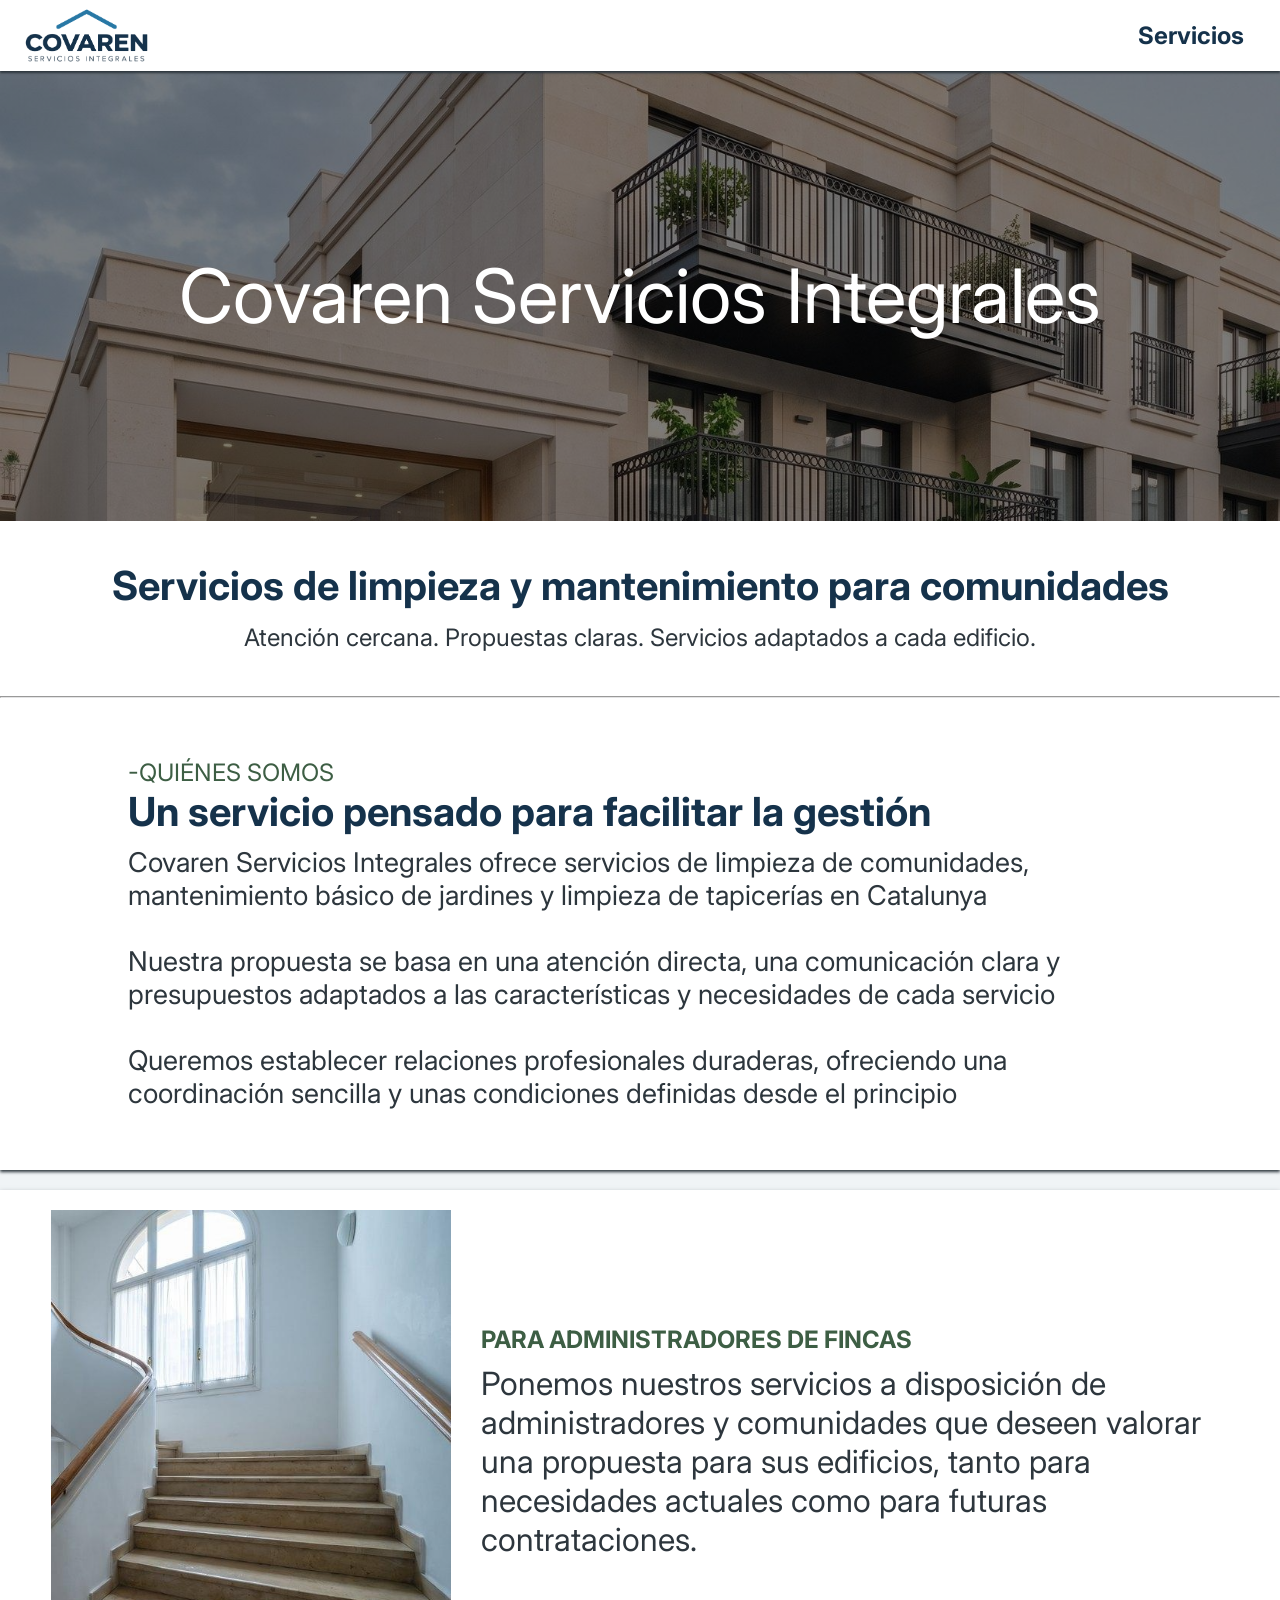
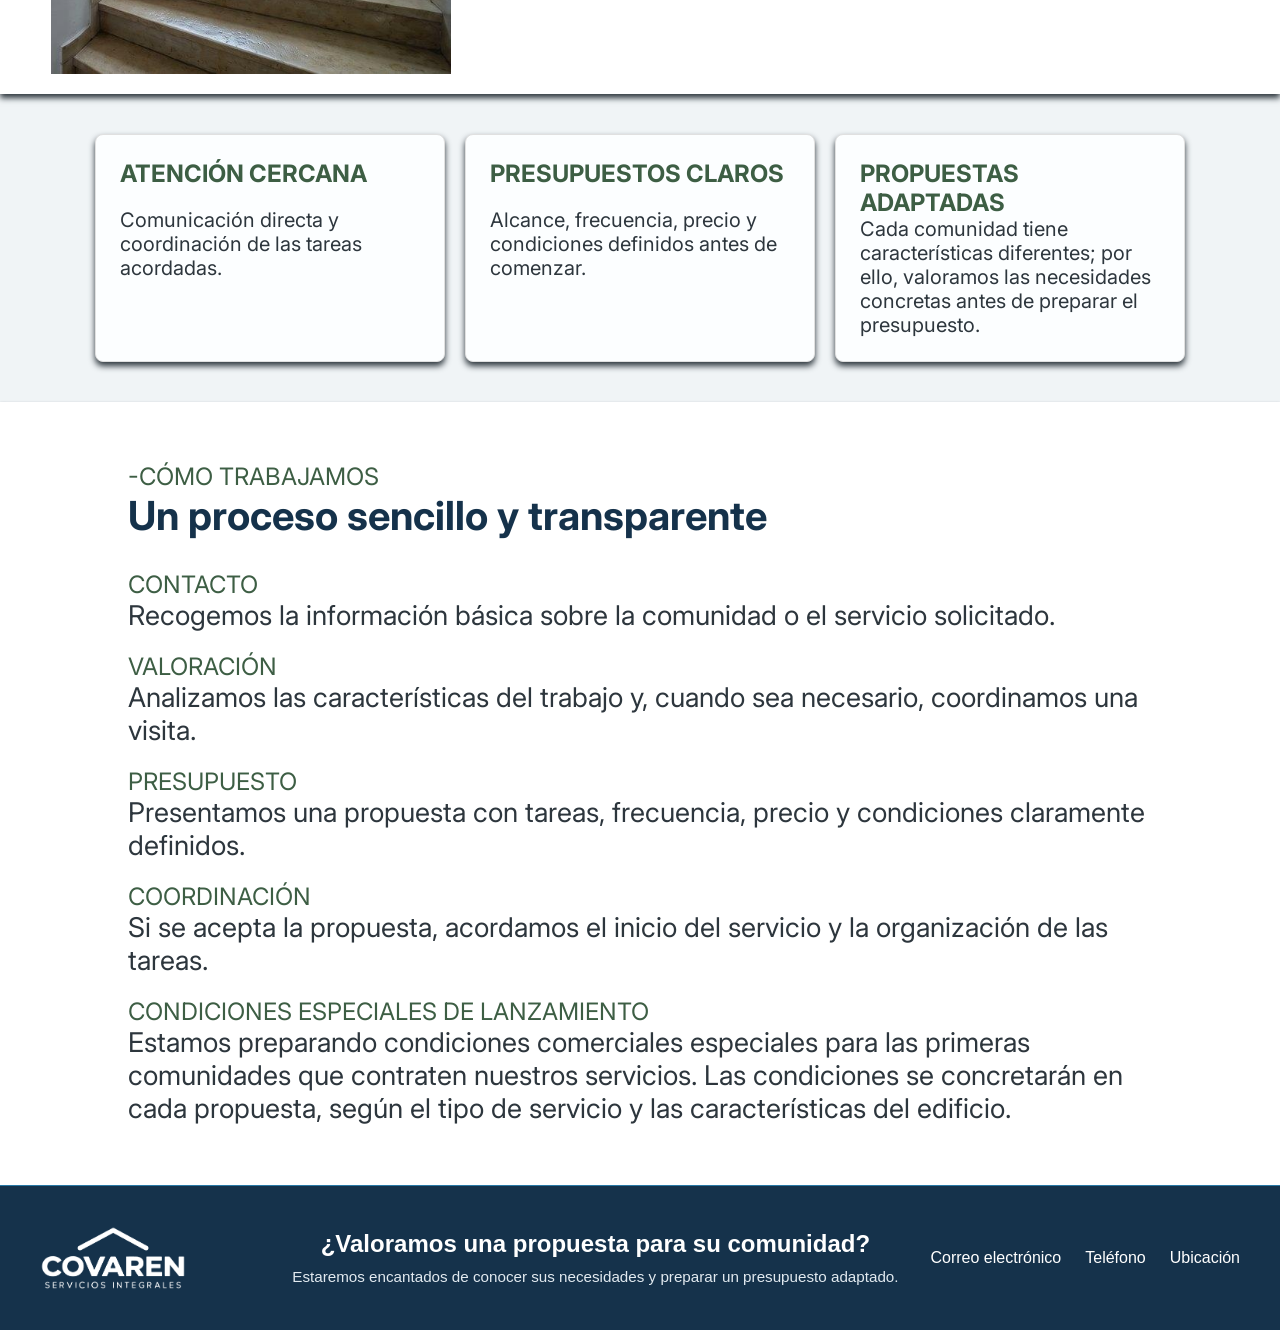
<file: index.html>
<!DOCTYPE html>
<html>

<head>
    <meta charset="UTF-8">
    <meta name="viewport" content="width=device-width, initial-scale=1.0">
    <title>covaren</title>
    <link rel="stylesheet" href="css/style.css">
    <link rel="preconnect" href="https://fonts.googleapis.com">
    <link rel="preconnect" href="https://fonts.gstatic.com" crossorigin>
    <link href="https://fonts.googleapis.com/css2?family=Inter:wght@400;500;600;700&display=swap" rel="stylesheet">
</head>

<body>

    <!--Header de la pagina web-->
    <header class="encabezado">
        <img src="img/logo.jpg" alt="logo de la pagina">
        <nav>
            <ul class="menu-principal">
                <li class="lista">
                    <a href="#servicios" class="lista-caida">Servicios</a>
                    <ul class="lista-content">
                        <li><a href="comunidades.html">Limpieza de Comunidades</a></li>
                        <li><a href="jardines.html">Mantenimiento de Jardines</a></li>
                        <li><a href="tapiceria.html">Limpieza de Tapicerías</a></li>
                    </ul>
                </li>
            </ul>
        </nav>
    </header>

    <!--Imagen y palabra y texto -->
    <div>
        <p class="imagen-fondo">Covaren Servicios Integrales</p>

        <div id="bienvenida">
            <h1 class="titulo">Servicios de limpieza y mantenimiento para comunidades</h1>
            <p>Atención cercana. Propuestas claras. Servicios adaptados a cada edificio.</p>
        </div>
    </div>
    <hr>
    <!--Quienes somos-->
    <div class="nosotros">
        <p class="pverde">-QUIÉNES SOMOS</p>
        <h1 class="titulo">Un servicio pensado para facilitar la gestión</h1>
        <p>Covaren Servicios Integrales ofrece servicios de limpieza de comunidades, mantenimiento básico de jardines y
            limpieza de tapicerías en Catalunya <br> <br>Nuestra propuesta se basa en una atención directa, una
            comunicación
            clara y presupuestos adaptados a las características y necesidades de cada servicio <br> <br>Queremos
            establecer
            relaciones profesionales duraderas, ofreciendo una coordinación sencilla y unas condiciones definidas desde
            el principio</p>
    </div>


    <br>
    <!--Tarjeta 2-->
    <div class="contenedor-tarjetas2">
        <img src="img/escaleras.jpeg" alt="imagen de escaleras limpiadas">

        <div class="texto-tarjeta2">
            <h4 class="titulo-tarjeta">PARA ADMINISTRADORES DE FINCAS</h4>
            <p>Ponemos nuestros servicios a disposición de administradores y comunidades que deseen valorar una
                propuesta para sus edificios, tanto para necesidades actuales como para futuras contrataciones.</p>
        </div>
    </div>

    <br>
    <!--tarjetas-->
    <section class="contenedor-tarjetas">

        <div class="tarjeta">
            <h3 class="titulo-tarjeta">ATENCIÓN CERCANA</h3>
            <br>
            <p>Comunicación directa y coordinación de las tareas acordadas.</p>
        </div>

        <div class="tarjeta">
            <h3 class="titulo-tarjeta">PRESUPUESTOS CLAROS</h3>
            <br>
            <p>Alcance, frecuencia, precio y condiciones definidos antes de comenzar.</p>
        </div>

        <div class="tarjeta">
            <h3 class="titulo-tarjeta">PROPUESTAS ADAPTADAS</h3>

            <p>Cada comunidad tiene características diferentes; por ello, valoramos las necesidades concretas antes de
                preparar el presupuesto.</p>
        </div>

    </section>

    <br>
    <!--Como trabajamos, parrafos y diseño-->
    <div class="nosotros">
        <p class="pverde">-CÓMO TRABAJAMOS</p>
        <h1 class="titulo">Un proceso sencillo y transparente</h1>

        <br>
        <div>
            <p class="pverde">CONTACTO</p>
            <p>Recogemos la información básica sobre la comunidad o el servicio solicitado.</p>
        </div>

        <br>
        <div>
            <p class="pverde">VALORACIÓN</p>
            <p>Analizamos las características del trabajo y, cuando sea necesario, coordinamos una visita.</p>
        </div>

        <br>
        <div>
            <p class="pverde">PRESUPUESTO</p>
            <p>Presentamos una propuesta con tareas, frecuencia, precio y condiciones claramente definidos.</p>
        </div>

        <br>
        <div>
            <p class="pverde">COORDINACIÓN</p>
            <p>Si se acepta la propuesta, acordamos el inicio del servicio y la organización de las tareas.</p>
        </div>

        <br>
        <div>
            <p class="pverde">CONDICIONES ESPECIALES DE LANZAMIENTO</p>
            <p>Estamos preparando condiciones comerciales especiales para las primeras comunidades que contraten
                nuestros servicios. Las condiciones se concretarán en cada propuesta, según el tipo de servicio y las
                características del edificio.</p>
        </div>
    </div>

    <!--Footer de la pagina :)-->
    <footer class="pie">
        <div class="pie-contenido">
            <div class="pie-logo">
                <img src="img/logo-2.png" alt="logo-blanco">
            </div>

            <div class="pie-texto">
                <h1 class="titulo-pie">¿Valoramos una propuesta para su comunidad?</h1>
                <p id="parrafo-pie">Estaremos encantados de conocer sus necesidades y preparar un presupuesto adaptado.
                </p>
            </div>

            <div class="pie-contacto">
                <ul>
                    <li>
                        <a href="mailto:Jalejandroat@gmail.com">
                            <i></i>
                            Correo electrónico
                        </a>
                    </li>
                    <li>
                        <a href="tel:+612527586">
                            <i></i>
                            Teléfono
                        </a>
                    </li>
                    <li>
                        <a href="https://maps.app.goo.gl/GyJ9aN8v3JB3DDyF7">
                            <i"></i>
                            Ubicación
                        </a>
                    </li>
                </ul>
            </div>
        </div>
    </footer>
</body>

</html>
</file>
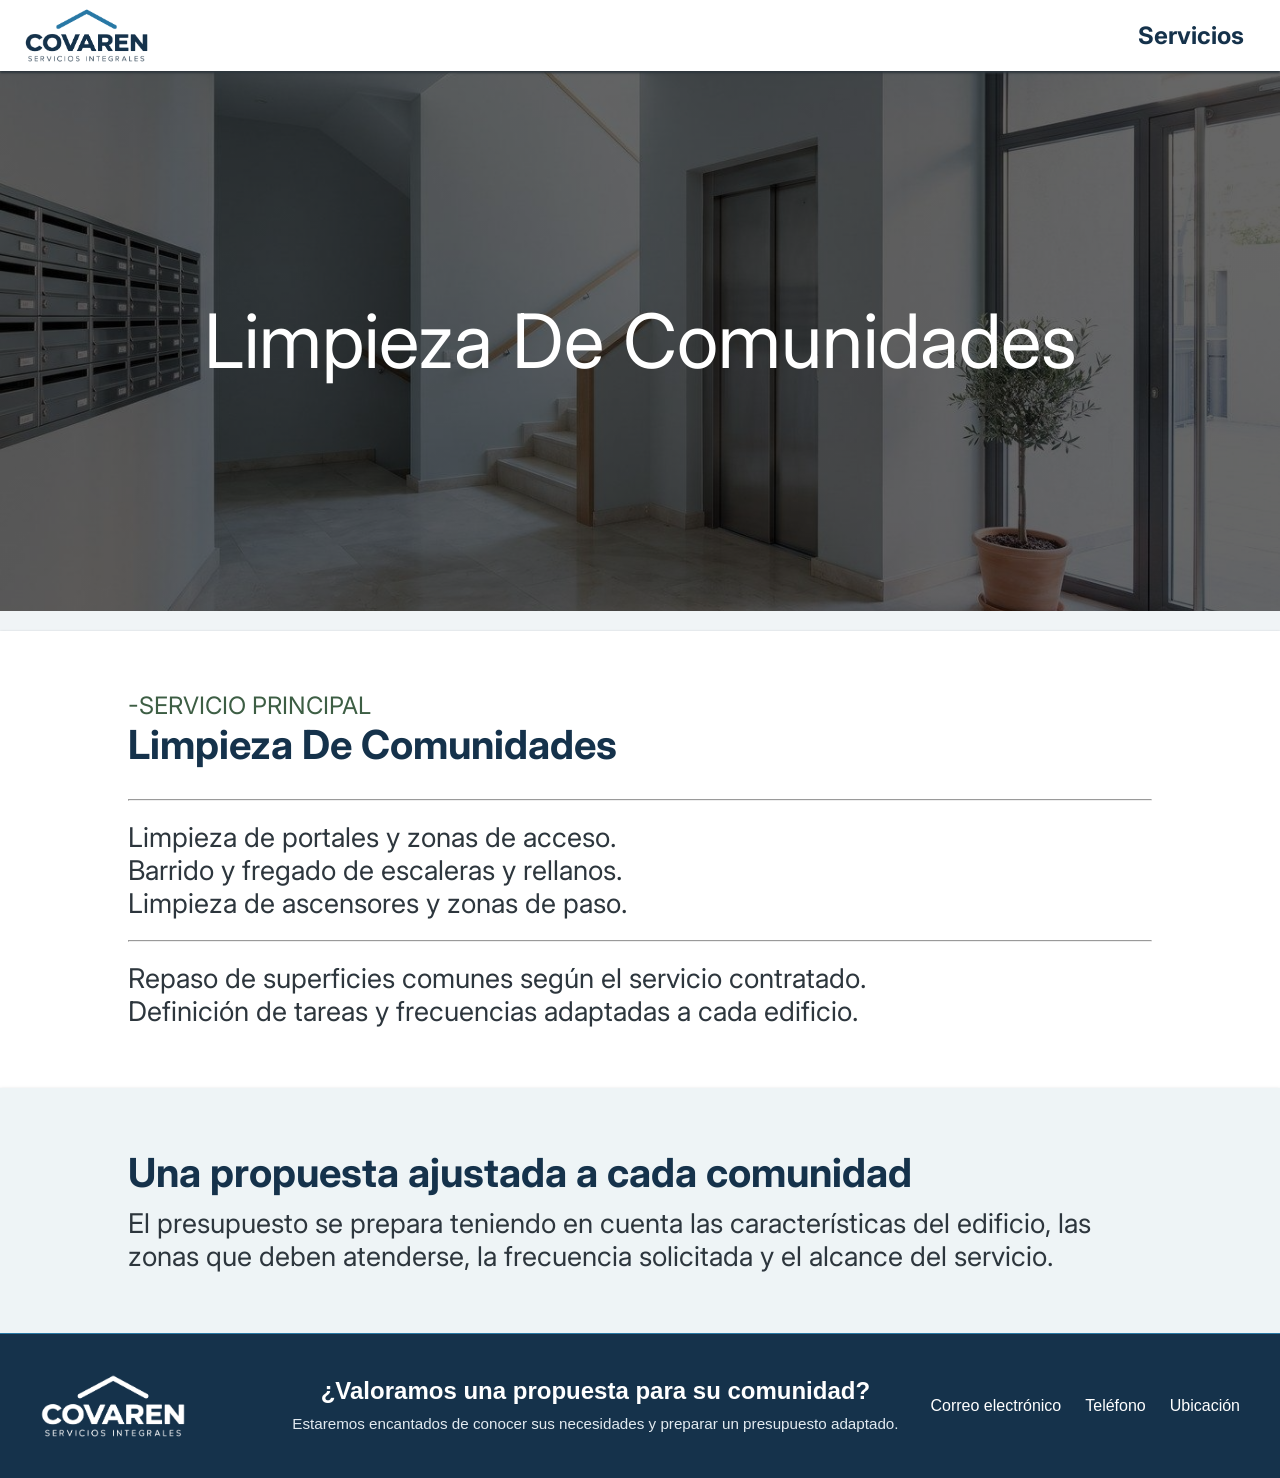
<file: comunidades.html>
<!DOCTYPE html>
<html>

<head>
    <meta charset="UTF-8">
    <meta name="viewport" content="width=device-width, initial-scale=1.0">
    <link rel="stylesheet" href="css/style.css">
    <link rel="preconnect" href="https://fonts.googleapis.com">
    <link rel="preconnect" href="https://fonts.gstatic.com" crossorigin>
    <link href="https://fonts.googleapis.com/css2?family=Inter:wght@400;500;600;700&display=swap" rel="stylesheet">
    <title>limpieza de comunidades</title>
</head>

<body>

    <!--Header de la pagina web-->
    <header class="encabezado">
        <img src="img/logo.jpg" alt="logo de la pagina">
        <nav>
            <ul class="menu-principal">
                <li class="lista">
                    <a href="#servicios" class="lista-caida">Servicios</a>
                    <ul class="lista-content">
                        <li><a href="index.html">Inicio</a></li>
                        <li><a href="jardines.html">Mantenimiento de Jardines</a></li>
                        <li><a href="tapiceria.html">Limpieza de Tapicerías</a></li>
                    </ul>
                </li>
            </ul>
        </nav>
    </header>


    <!--Section, contenedor del contenido de la pestalla de limpieza de comunidades-->
    <section>

        <div id="imagen-comunidades">
            <p>Limpieza De Comunidades</p>
        </div>

        <br>

        <div class="nosotros">

            <div>
                <p class="pverde">-SERVICIO PRINCIPAL</p>
                <h1 class="titulo">Limpieza De Comunidades</h1>
            </div>

            <br>
            <hr>

            <br>
            <div >
                <p>Limpieza de portales y zonas de acceso.</p>
                <p>Barrido y fregado de escaleras y rellanos.</p>
                <p>Limpieza de ascensores y zonas de paso.</p>
                <br>
                <hr>
                <br>
                <p>Repaso de superficies comunes según el servicio contratado.</p>
                <p>Definición de tareas y frecuencias adaptadas a cada edificio.</p>
            </div>
        </div>

        <div class="presupuesto">
            <h1 class="titulo">Una propuesta ajustada a cada comunidad</h1>
            <p>El presupuesto se prepara teniendo en cuenta las características del edificio, las zonas que deben atenderse, la frecuencia solicitada y el alcance del servicio.</p>
        </div>

    </section>


    <!--Footer de la pagina :)-->
    <footer class="pie">
        <div class="pie-contenido">
            <div class="pie-logo">
                <img src="img/logo-2.png" alt="logo-blanco">
            </div>

            <div class="pie-texto">
                <h1 class="titulo-pie">¿Valoramos una propuesta para su comunidad?</h1>
                <p id="parrafo-pie">Estaremos encantados de conocer sus necesidades y preparar un presupuesto adaptado.
                </p>
            </div>

            <div class="pie-contacto">
                <ul>
                    <li>
                        <a href="mailto:Jalejandroat@gmail.com">
                            <i></i>
                            Correo electrónico
                        </a>
                    </li>
                    <li>
                        <a href="tel:+612527586">
                            <i></i>
                            Teléfono
                        </a>
                    </li>
                    <li>
                        <a href="https://maps.app.goo.gl/GyJ9aN8v3JB3DDyF7">
                            <i"></i>
                                Ubicación
                        </a>
                    </li>
                </ul>
            </div>
        </div>
    </footer>
</body>

</html>
</file>
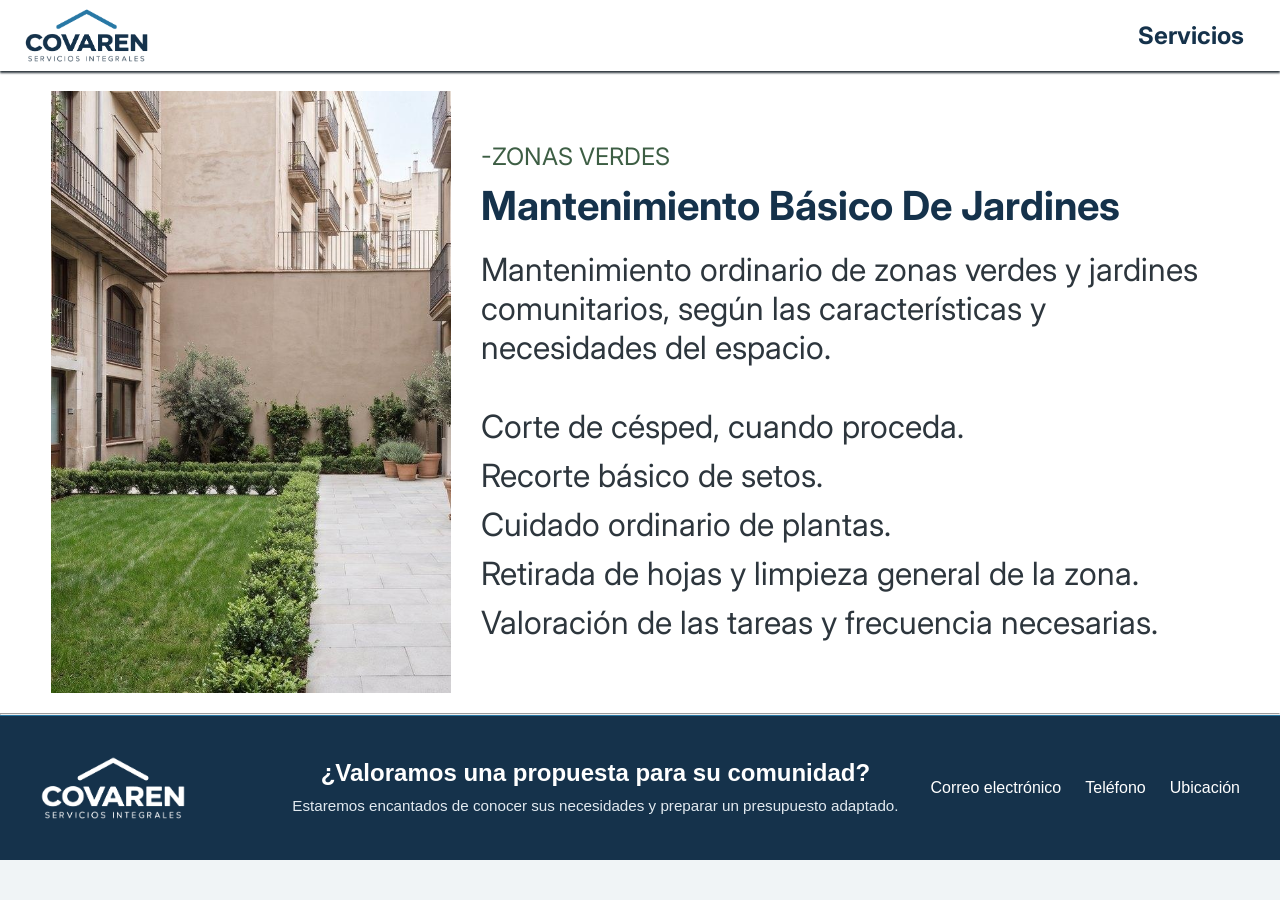
<file: jardines.html>
<!DOCTYPE html>
<html>

<head>
    <meta charset="UTF-8">
    <meta name="viewport" content="width=device-width, initial-scale=1.0">
    <title>limpieza de jardines</title>
    <link rel="stylesheet" href="css/style.css">
    <link rel="preconnect" href="https://fonts.googleapis.com">
    <link rel="preconnect" href="https://fonts.gstatic.com" crossorigin>
    <link href="https://fonts.googleapis.com/css2?family=Inter:wght@400;500;600;700&display=swap" rel="stylesheet">
</head>

<body>

    <!--Header de la pagina web-->
    <header class="encabezado">
        <img src="img/logo.jpg" alt="logo de la pagina">
        <nav>
            <ul class="menu-principal">
                <li class="lista">
                    <a href="#servicios" class="lista-caida">Servicios</a>
                    <ul class="lista-content">
                        <li><a href="index.html">Inicio</a></li>
                        <li><a href="comunidades.html">Mantenimiento de comunidades</a></li>
                        <li><a href="tapiceria.html">Limpieza de Tapicerías</a></li>
                    </ul>
                </li>
            </ul>
        </nav>
    </header>

    <!--Contenedor para la tarjeta de limpieza de jardines-->
    <section>
        <div class="contenedor-tarjetas2">
            <img src="img/jardin.jpeg" alt="imagen de jardin">

            <div class="texto-tarjeta2">
                <p class="pverde">-ZONAS VERDES</p>
                <h4 class="titulo">Mantenimiento Básico De Jardines</h4>
                <p class="p-1">Mantenimiento ordinario de zonas verdes y jardines comunitarios, según las características y
                    necesidades del espacio.</p>

                <br>
                <p class="p-verde">Corte de césped, cuando proceda.</p>
                <p class="p-verde">Recorte básico de setos.</p>
                <p class="p-verde">Cuidado ordinario de plantas.</p>
                <p class="p-verde">Retirada de hojas y limpieza general de la zona.</p>
                <p class="p-verde">Valoración de las tareas y frecuencia necesarias.</p>
            </div>
    </section>

    <hr>
    <!--Footer de la pagina :)-->
    <footer class="pie">
        <div class="pie-contenido">
            <div class="pie-logo">
                <img src="img/logo-2.png" alt="logo-blanco">
            </div>

            <div class="pie-texto">
                <h1 class="titulo-pie">¿Valoramos una propuesta para su comunidad?</h1>
                <p id="parrafo-pie">Estaremos encantados de conocer sus necesidades y preparar un presupuesto adaptado.
                </p>
            </div>

            <div class="pie-contacto">
                <ul>
                    <li>
                        <a href="mailto:Jalejandroat@gmail.com">
                            <i></i>
                            Correo electrónico
                        </a>
                    </li>
                    <li>
                        <a href="tel:+612527586">
                            <i></i>
                            Teléfono
                        </a>
                    </li>
                    <li>
                        <a href="https://maps.app.goo.gl/GyJ9aN8v3JB3DDyF7">
                            <i"></i>
                                Ubicación
                        </a>
                    </li>
                </ul>
            </div>
        </div>
    </footer>
</body>

</html>
</file>
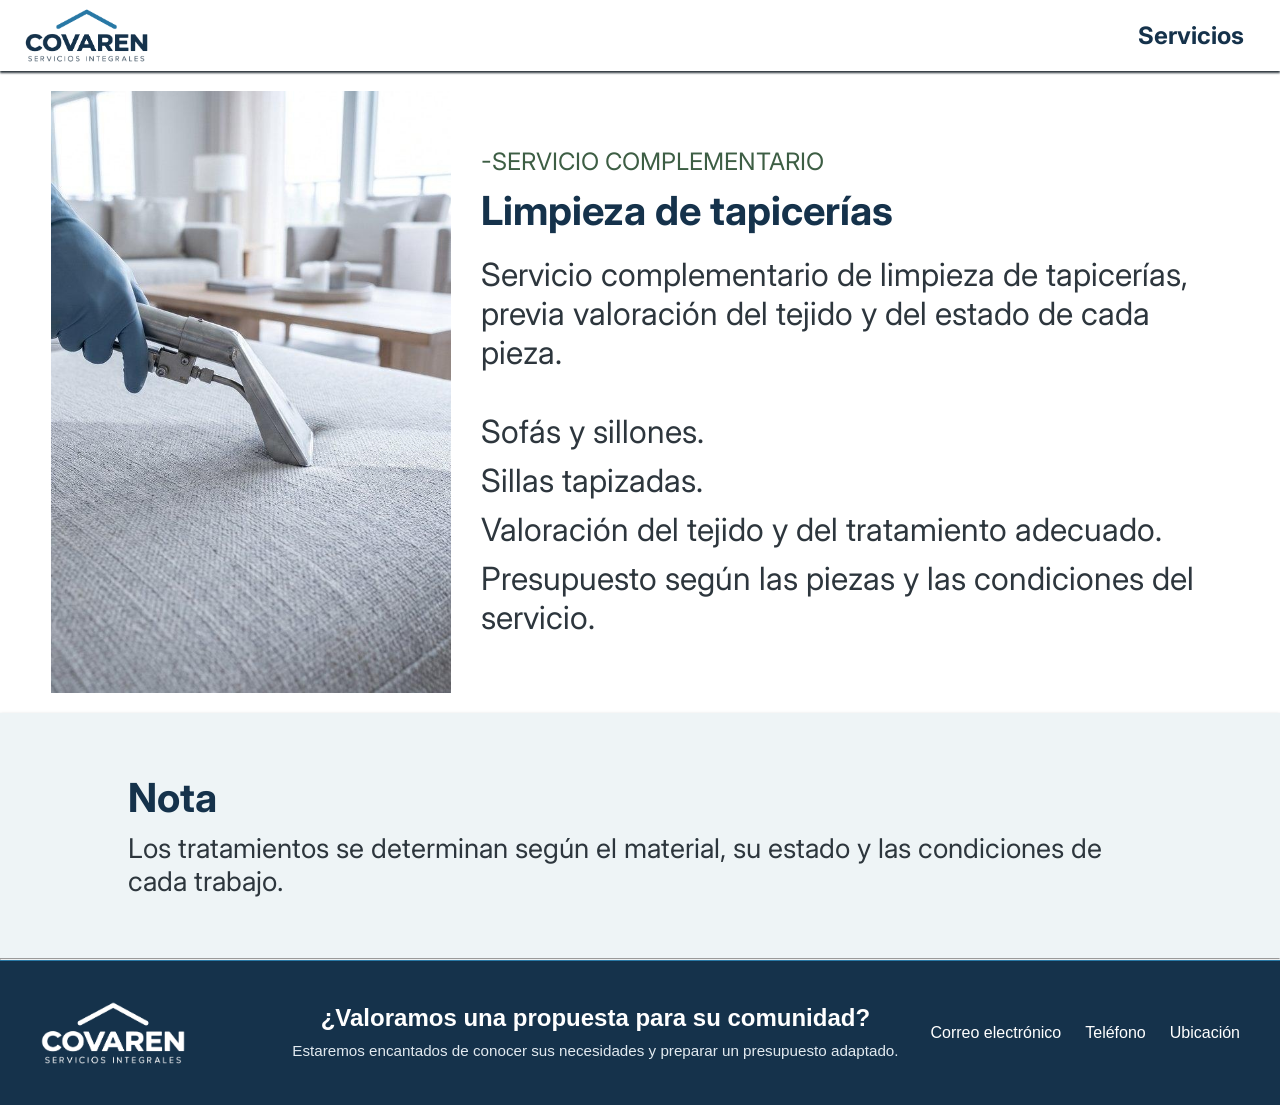
<file: tapiceria.html>
<!DOCTYPE html>
<html>

<head>
    <meta charset="UTF-8">
    <meta name="viewport" content="width=device-width, initial-scale=1.0">
    <title>servicio de tapiceria</title>
    <link rel="stylesheet" href="css/style.css">
    <link rel="preconnect" href="https://fonts.googleapis.com">
    <link rel="preconnect" href="https://fonts.gstatic.com" crossorigin>
    <link href="https://fonts.googleapis.com/css2?family=Inter:wght@400;500;600;700&display=swap" rel="stylesheet">
</head>

<body>

    <!--Header de la pagina web-->
    <header class="encabezado">
        <img src="img/logo.jpg" alt="logo de la pagina">
        <nav>
            <ul class="menu-principal">
                <li class="lista">
                    <a href="#servicios" class="lista-caida">Servicios</a>
                    <ul class="lista-content">
                        <li><a href="index.html">Inicio</a></li>
                        <li><a href="comunidades.html">Mantenimiento de comunidades</a></li>
                        <li><a href="jardines.html">Limpieza de Jardines</a></li>
                    </ul>
                </li>
            </ul>
        </nav>
    </header>

    <!--Contenedor para la tarjeta de limpieza de jardines-->
    <section>
        <div class="contenedor-tarjetas2">
            <img src="img/limpieza.jpeg" alt="imagen de jardin">

            <div class="texto-tarjeta2">
                <p class="pverde">-SERVICIO COMPLEMENTARIO</p>
                <h4 class="titulo">Limpieza de tapicerías</h4>
                <p class="p-1">Servicio complementario de limpieza de tapicerías, previa valoración del tejido y del
                    estado de cada pieza.</p>

                <br>
                <p class="p-verde">Sofás y sillones.</p>
                <p class="p-verde">Sillas tapizadas.</p>
                <p class="p-verde">Valoración del tejido y del tratamiento adecuado.</p>
                <p class="p-verde">Presupuesto según las piezas y las condiciones del servicio.</p>
            </div>
    </section>

    <div class="presupuesto">
        <h1 class="titulo">Nota</h1>
        <p>Los tratamientos se determinan según el material, su estado y las condiciones de cada trabajo.</p>
    </div>

    <hr>
    <!--Footer de la pagina :)-->
    <footer class="pie">
        <div class="pie-contenido">
            <div class="pie-logo">
                <img src="img/logo-2.png" alt="logo-blanco">
            </div>

            <div class="pie-texto">
                <h1 class="titulo-pie">¿Valoramos una propuesta para su comunidad?</h1>
                <p id="parrafo-pie">Estaremos encantados de conocer sus necesidades y preparar un presupuesto adaptado.
                </p>
            </div>

            <div class="pie-contacto">
                <ul>
                    <li>
                        <a href="mailto:Jalejandroat@gmail.com">
                            <i></i>
                            Correo electrónico
                        </a>
                    </li>
                    <li>
                        <a href="tel:+612527586">
                            <i></i>
                            Teléfono
                        </a>
                    </li>
                    <li>
                        <a href="https://maps.app.goo.gl/GyJ9aN8v3JB3DDyF7">
                            <i"></i>
                                Ubicación
                        </a>
                    </li>
                </ul>
            </div>
        </div>
    </footer>
</body>

</html>
</file>
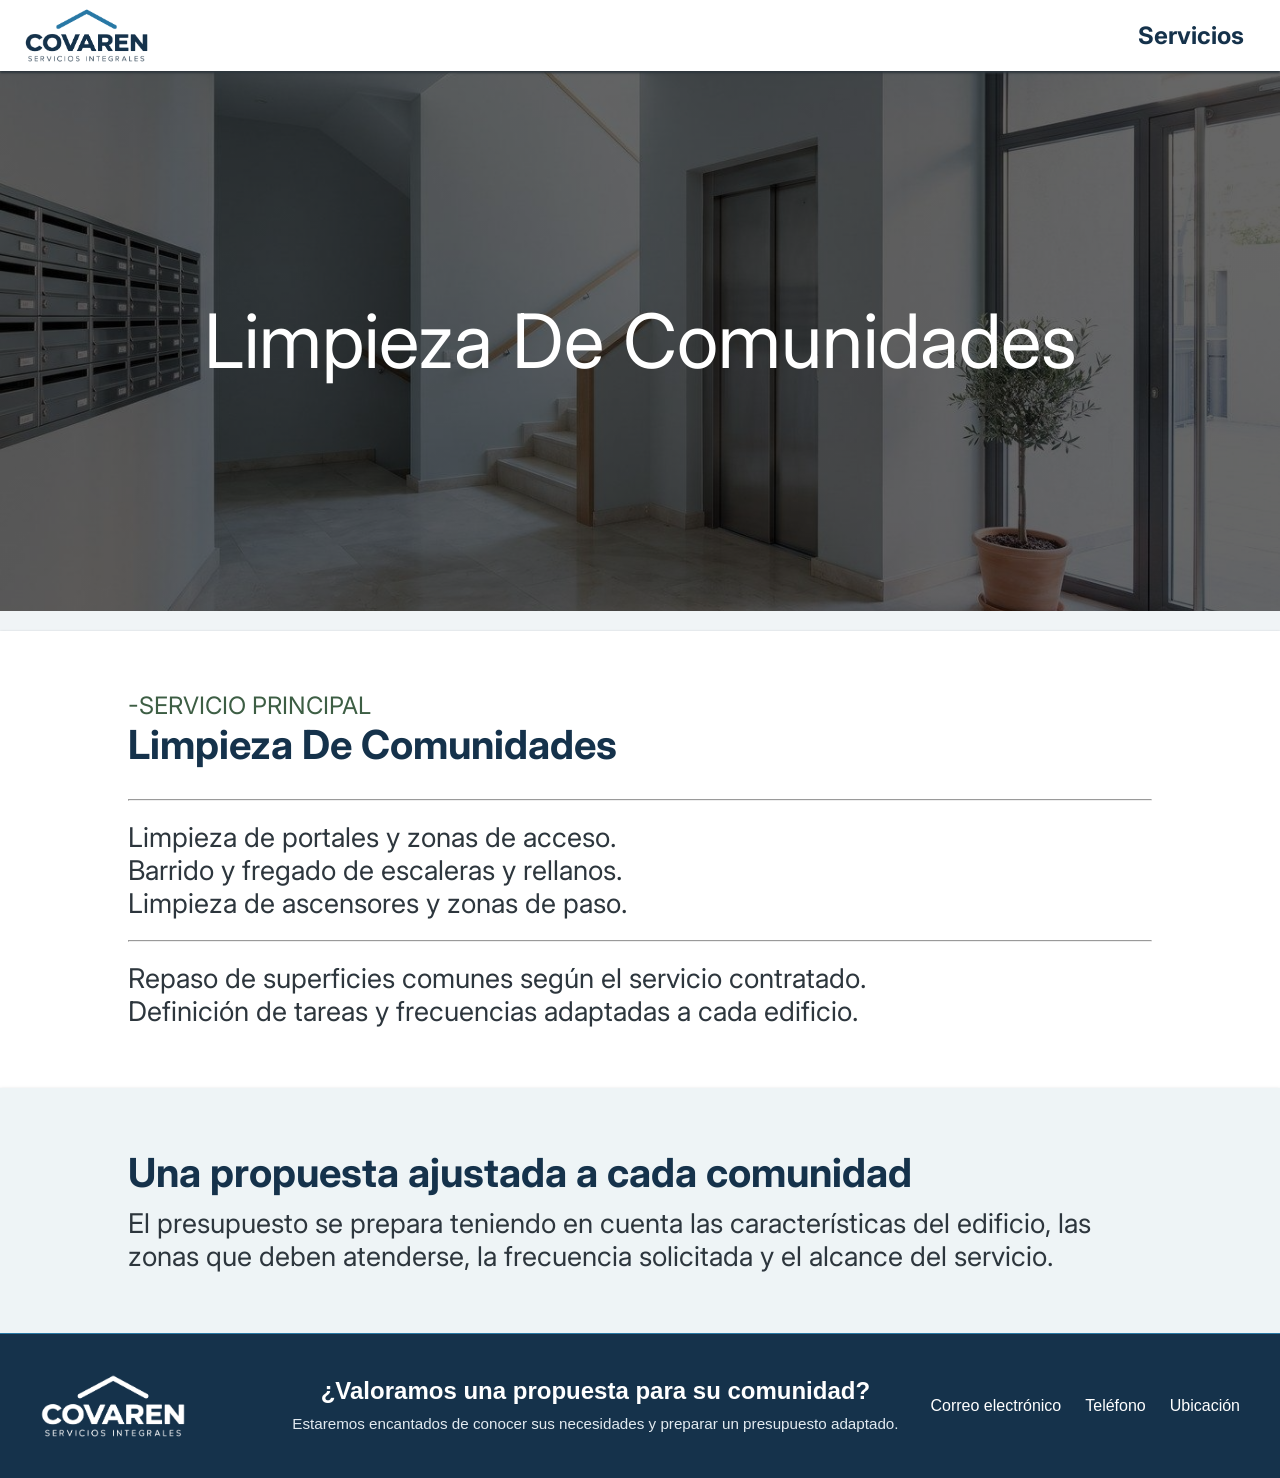
<file: limpieza-comunidades/comunidades.html>
<!DOCTYPE html>
<html>

<head>
    <meta charset="UTF-8">
    <meta name="viewport" content="width=device-width, initial-scale=1.0">
    <link rel="stylesheet" href="../css/style.css">
    <link rel="preconnect" href="https://fonts.googleapis.com">
    <link rel="preconnect" href="https://fonts.gstatic.com" crossorigin>
    <link href="https://fonts.googleapis.com/css2?family=Inter:wght@400;500;600;700&display=swap" rel="stylesheet">
    <title>limpieza de comunidades</title>
</head>

<body>

    <!--Header de la pagina web-->
    <header class="encabezado">
        <img src="../img/logo.jpg" alt="logo de la pagina">
        <nav>
            <ul class="menu-principal">
                <li class="lista">
                    <a href="#servicios" class="lista-caida">Servicios</a>
                    <ul class="lista-content">
                        <li><a href="../index.html">Inicio</a></li>
                        <li><a href="../limpieza-jardines/jardines.html">Mantenimiento de Jardines</a></li>
                        <li><a href="../limpieza-tapiceria/tapiceria.html">Limpieza de Tapicerías</a></li>
                    </ul>
                </li>
            </ul>
        </nav>
    </header>


    <!--Section, contenedor del contenido de la pestalla de limpieza de comunidades-->
    <section>

        <div id="imagen-comunidades">
            <p>Limpieza De Comunidades</p>
        </div>

        <br>

        <div class="nosotros">

            <div>
                <p class="pverde">-SERVICIO PRINCIPAL</p>
                <h1 class="titulo">Limpieza De Comunidades</h1>
            </div>

            <br>
            <hr>

            <br>
            <div >
                <p>Limpieza de portales y zonas de acceso.</p>
                <p>Barrido y fregado de escaleras y rellanos.</p>
                <p>Limpieza de ascensores y zonas de paso.</p>
                <br>
                <hr>
                <br>
                <p>Repaso de superficies comunes según el servicio contratado.</p>
                <p>Definición de tareas y frecuencias adaptadas a cada edificio.</p>
            </div>
        </div>

        <div class="presupuesto">
            <h1 class="titulo">Una propuesta ajustada a cada comunidad</h1>
            <p>El presupuesto se prepara teniendo en cuenta las características del edificio, las zonas que deben atenderse, la frecuencia solicitada y el alcance del servicio.</p>
        </div>

    </section>


    <!--Footer de la pagina :)-->
    <footer class="pie">
        <div class="pie-contenido">
            <div class="pie-logo">
                <img src="../img/logo-2.png" alt="logo-blanco">
            </div>

            <div class="pie-texto">
                <h1 class="titulo-pie">¿Valoramos una propuesta para su comunidad?</h1>
                <p id="parrafo-pie">Estaremos encantados de conocer sus necesidades y preparar un presupuesto adaptado.
                </p>
            </div>

            <div class="pie-contacto">
                <ul>
                    <li>
                        <a href="mailto:Jalejandroat@gmail.com">
                            <i></i>
                            Correo electrónico
                        </a>
                    </li>
                    <li>
                        <a href="tel:+612527586">
                            <i></i>
                            Teléfono
                        </a>
                    </li>
                    <li>
                        <a href="https://maps.app.goo.gl/GyJ9aN8v3JB3DDyF7">
                            <i"></i>
                                Ubicación
                        </a>
                    </li>
                </ul>
            </div>
        </div>
    </footer>
</body>

</html>
</file>
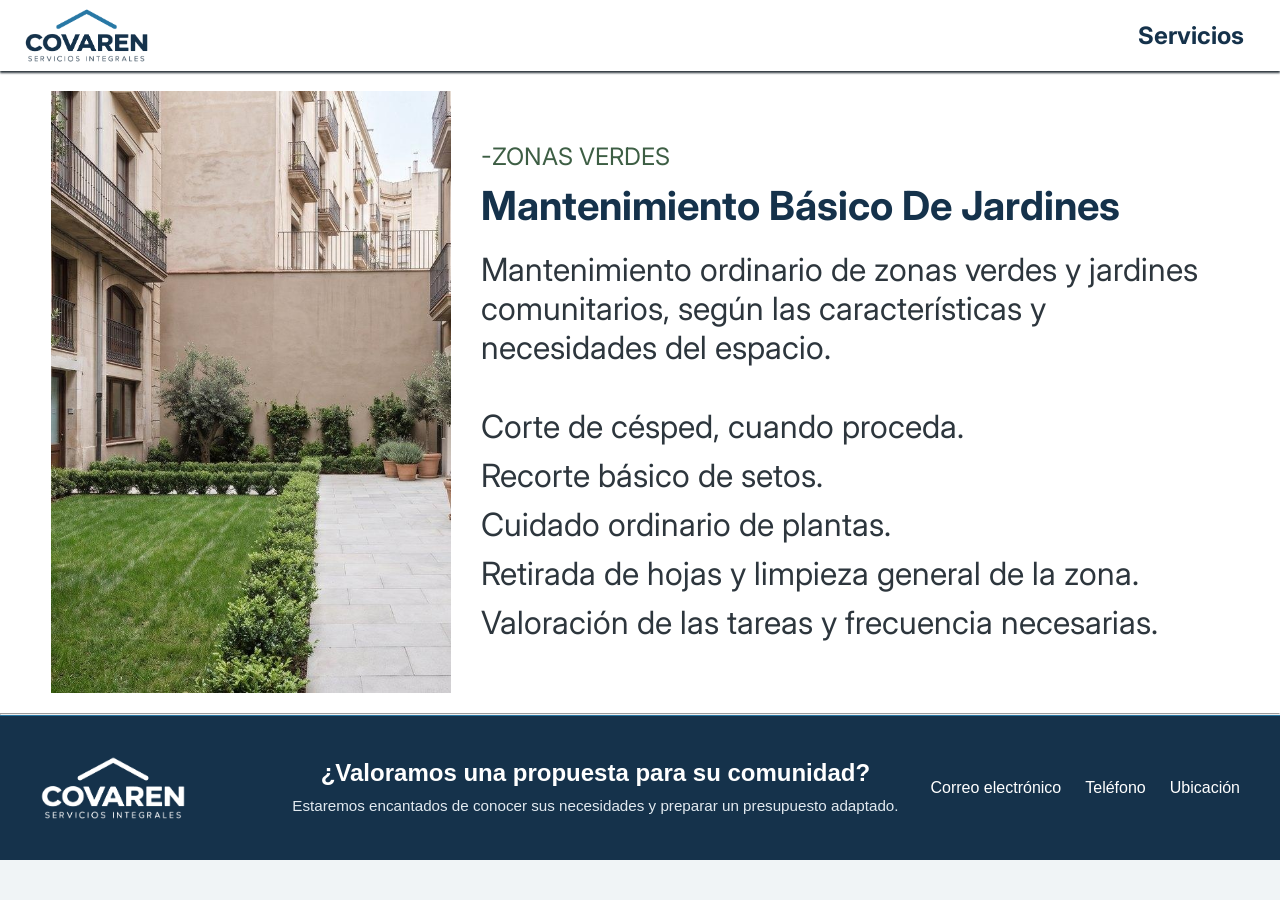
<file: limpieza-jardines/jardines.html>
<!DOCTYPE html>
<html>

<head>
    <meta charset="UTF-8">
    <meta name="viewport" content="width=device-width, initial-scale=1.0">
    <title>limpieza de jardines</title>
    <link rel="stylesheet" href="../css/style.css">
    <link rel="preconnect" href="https://fonts.googleapis.com">
    <link rel="preconnect" href="https://fonts.gstatic.com" crossorigin>
    <link href="https://fonts.googleapis.com/css2?family=Inter:wght@400;500;600;700&display=swap" rel="stylesheet">
</head>

<body>

    <!--Header de la pagina web-->
    <header class="encabezado">
        <img src="../img/logo.jpg" alt="logo de la pagina">
        <nav>
            <ul class="menu-principal">
                <li class="lista">
                    <a href="#servicios" class="lista-caida">Servicios</a>
                    <ul class="lista-content">
                        <li><a href="../index.html">Inicio</a></li>
                        <li><a href="../limpieza-comunidades/comunidades.html">Mantenimiento de comunidades</a></li>
                        <li><a href="../limpieza-tapiceria/tapiceria.html">Limpieza de Tapicerías</a></li>
                    </ul>
                </li>
            </ul>
        </nav>
    </header>

    <!--Contenedor para la tarjeta de limpieza de jardines-->
    <section>
        <div class="contenedor-tarjetas2">
            <img src="../img/jardin.jpeg" alt="imagen de jardin">

            <div class="texto-tarjeta2">
                <p class="pverde">-ZONAS VERDES</p>
                <h4 class="titulo">Mantenimiento Básico De Jardines</h4>
                <p class="p-1">Mantenimiento ordinario de zonas verdes y jardines comunitarios, según las características y
                    necesidades del espacio.</p>

                <br>
                <p class="p-verde">Corte de césped, cuando proceda.</p>
                <p class="p-verde">Recorte básico de setos.</p>
                <p class="p-verde">Cuidado ordinario de plantas.</p>
                <p class="p-verde">Retirada de hojas y limpieza general de la zona.</p>
                <p class="p-verde">Valoración de las tareas y frecuencia necesarias.</p>
            </div>
    </section>

    <hr>
    <!--Footer de la pagina :)-->
    <footer class="pie">
        <div class="pie-contenido">
            <div class="pie-logo">
                <img src="../img/logo-2.png" alt="logo-blanco">
            </div>

            <div class="pie-texto">
                <h1 class="titulo-pie">¿Valoramos una propuesta para su comunidad?</h1>
                <p id="parrafo-pie">Estaremos encantados de conocer sus necesidades y preparar un presupuesto adaptado.
                </p>
            </div>

            <div class="pie-contacto">
                <ul>
                    <li>
                        <a href="mailto:Jalejandroat@gmail.com">
                            <i></i>
                            Correo electrónico
                        </a>
                    </li>
                    <li>
                        <a href="tel:+612527586">
                            <i></i>
                            Teléfono
                        </a>
                    </li>
                    <li>
                        <a href="https://maps.app.goo.gl/GyJ9aN8v3JB3DDyF7">
                            <i"></i>
                                Ubicación
                        </a>
                    </li>
                </ul>
            </div>
        </div>
    </footer>
</body>

</html>
</file>
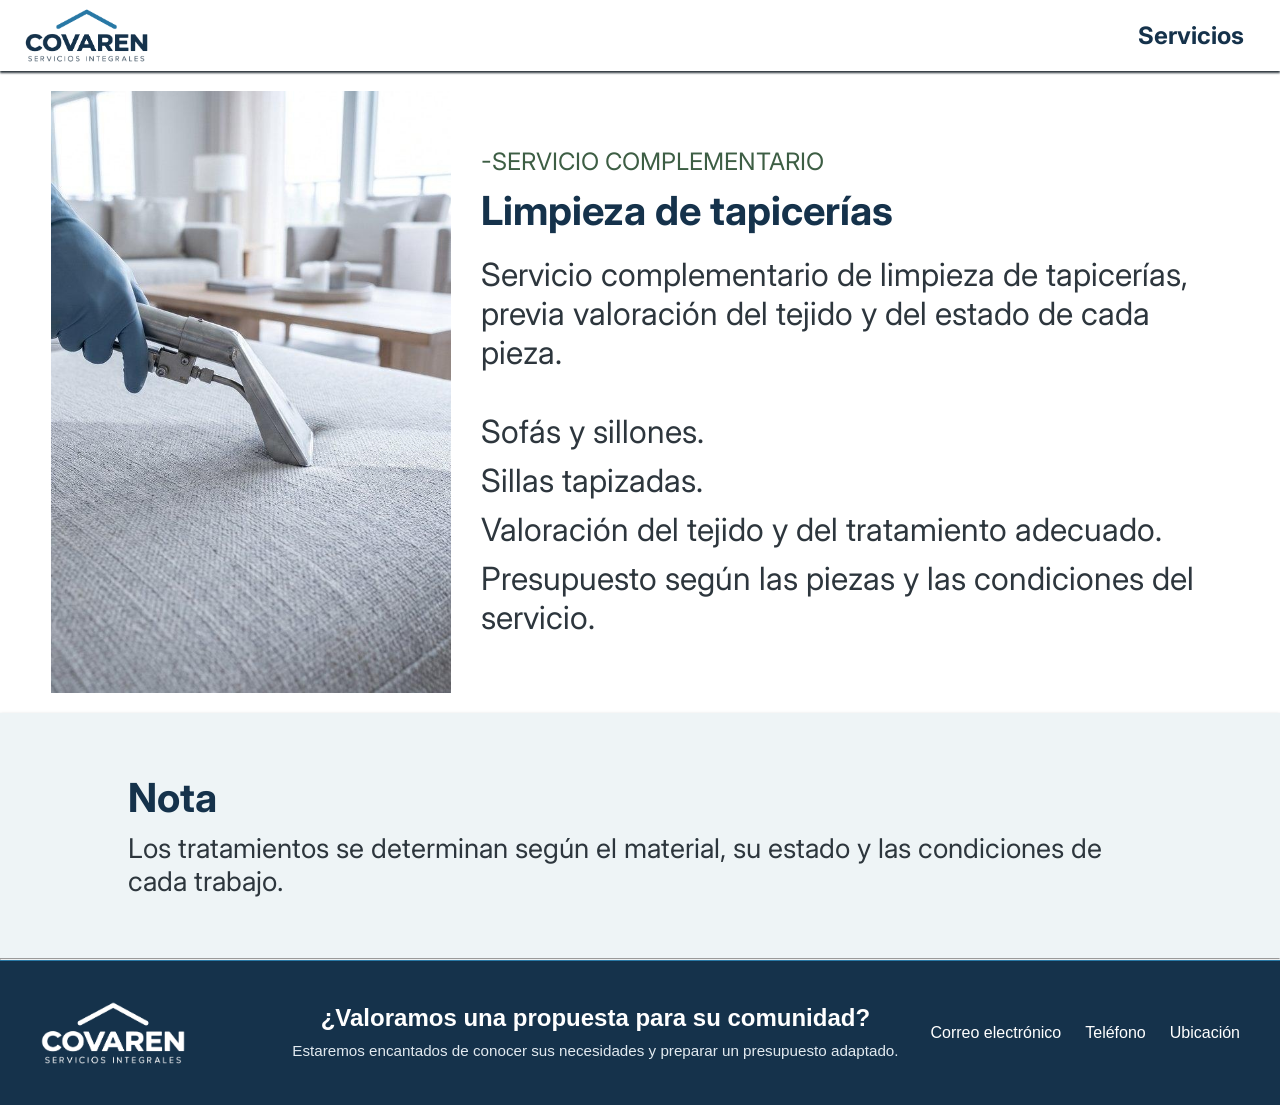
<file: limpieza-tapiceria/tapiceria.html>
<!DOCTYPE html>
<html>

<head>
    <meta charset="UTF-8">
    <meta name="viewport" content="width=device-width, initial-scale=1.0">
    <title>servicio de tapiceria</title>
    <link rel="stylesheet" href="../css/style.css">
    <link rel="preconnect" href="https://fonts.googleapis.com">
    <link rel="preconnect" href="https://fonts.gstatic.com" crossorigin>
    <link href="https://fonts.googleapis.com/css2?family=Inter:wght@400;500;600;700&display=swap" rel="stylesheet">
</head>

<body>

    <!--Header de la pagina web-->
    <header class="encabezado">
        <img src="../img/logo.jpg" alt="logo de la pagina">
        <nav>
            <ul class="menu-principal">
                <li class="lista">
                    <a href="#servicios" class="lista-caida">Servicios</a>
                    <ul class="lista-content">
                        <li><a href="../index.html">Inicio</a></li>
                        <li><a href="../limpieza-comunidades/comunidades.html">Mantenimiento de comunidades</a></li>
                        <li><a href="../limpieza-jardines/jardines.html">Limpieza de Jardines</a></li>
                    </ul>
                </li>
            </ul>
        </nav>
    </header>

    <!--Contenedor para la tarjeta de limpieza de jardines-->
    <section>
        <div class="contenedor-tarjetas2">
            <img src="../img/limpieza.jpeg" alt="imagen de jardin">

            <div class="texto-tarjeta2">
                <p class="pverde">-SERVICIO COMPLEMENTARIO</p>
                <h4 class="titulo">Limpieza de tapicerías</h4>
                <p class="p-1">Servicio complementario de limpieza de tapicerías, previa valoración del tejido y del
                    estado de cada pieza.</p>

                <br>
                <p class="p-verde">Sofás y sillones.</p>
                <p class="p-verde">Sillas tapizadas.</p>
                <p class="p-verde">Valoración del tejido y del tratamiento adecuado.</p>
                <p class="p-verde">Presupuesto según las piezas y las condiciones del servicio.</p>
            </div>
    </section>

    <div class="presupuesto">
        <h1 class="titulo">Nota</h1>
        <p>Los tratamientos se determinan según el material, su estado y las condiciones de cada trabajo.</p>
    </div>

    <hr>
    <!--Footer de la pagina :)-->
    <footer class="pie">
        <div class="pie-contenido">
            <div class="pie-logo">
                <img src="../img/logo-2.png" alt="logo-blanco">
            </div>

            <div class="pie-texto">
                <h1 class="titulo-pie">¿Valoramos una propuesta para su comunidad?</h1>
                <p id="parrafo-pie">Estaremos encantados de conocer sus necesidades y preparar un presupuesto adaptado.
                </p>
            </div>

            <div class="pie-contacto">
                <ul>
                    <li>
                        <a href="mailto:Jalejandroat@gmail.com">
                            <i></i>
                            Correo electrónico
                        </a>
                    </li>
                    <li>
                        <a href="tel:+612527586">
                            <i></i>
                            Teléfono
                        </a>
                    </li>
                    <li>
                        <a href="https://maps.app.goo.gl/GyJ9aN8v3JB3DDyF7">
                            <i"></i>
                                Ubicación
                        </a>
                    </li>
                </ul>
            </div>
        </div>
    </footer>
</body>

</html>
</file>
<file: css/style.css>
/* Configuración global de los márgenes, padding y enlaces */
* {
    margin: 0;
    padding: 0;
    box-sizing: border-box;
    text-decoration: none;
}

/* Color de fondo general */
body {
    background-color: #f0f4f6;
    font-family: 'Inter', sans-serif;
}

/*quitando el overflow*/
html, body {
    width: 100%;
    overflow-x: clip;
}

/* Diseño de la cabecera */
.encabezado {
    position: sticky;
    top: 0;
    z-index: 1000;
    background-color: #FFFFFF;
    padding: 0.5rem 1.5rem;
    display: flex;
    justify-content: space-between;
    align-items: center;
    width: 100%;
    box-shadow: 0 0.125rem 0.125rem #2d363d;
}

/* Redimensionando la imagen del logo */
.encabezado img {
    max-width: 7.8125rem;
    height: auto;
    image-rendering: -webkit-optimize-contrast;
}

/* Menu de navegacion */
.menu-principal {
    list-style: none;
    display: flex;
    align-items: center;
}

/* El elemento contenedor del desplegable */
.lista {
    position: relative;
    display: inline-block;
    list-style: none;
}

/* El enlace principal "Servicios ▾" */
.lista-caida {
    display: inline-block;
    padding: 0.5rem 0.75rem;
    color: #15324B;
    font-weight: 700;
    font-size: 150%;
}

/* El contenedor del submenu*/
.lista-content {
    display: none; 
    position: absolute;
    top: 100%;
    right: 0; 
    min-width: 13.75rem;
    background-color: #FFFFFF;
    box-shadow: 0 0.25rem 0.75rem rgba(0, 0, 0, 0.15);
    border-radius: 0.25rem;
    padding: 0.5rem 0;
    list-style: none;
    z-index: 1000;
}

/* Estilos de los elementos internos del submenu */
.lista-content li {
    list-style: none;
    width: 100%;
}

/*Diseño y colores de la lista de los*/
.lista-content li a {
    display: block;
    padding: 0.625rem 1rem;
    color: #15324B;
    text-decoration: none;
    font-size: 0.875rem;
    white-space: nowrap;
}

/* Efecto hover al pasar el ratón por las opciones */
.lista-content li a:hover {
    background-color: #EEF4F7;
    color: #2878A5;
}

/* LA MAGIA: Mostrar el submenú al hacer hover sobre .lista */
.lista:hover .lista-content {
    display: block;
}

/*Imagen de fondo para la leyenda del inicio*/
.imagen-fondo{
    color: #FFFF;
    background-image: linear-gradient(rgba(0, 0, 0, 0.5), rgba(0, 0, 0, 0.5)), url('../img/edificio.jpeg');
    min-height: 50vh;
    padding: 2rem 1rem;
    display: flex;
    flex-direction: column;
    justify-content: center;
    align-items: center;
    text-align: center;
    font-size: clamp(2.5rem, 8vw, 4.6875rem);
    background-size: cover;
    background-position: center;
}

/*Alineando los textos de bienvenida*/
#bienvenida {
    text-align: center;
    background-color: #FFFF;
    padding: 2.5rem 1.25rem;
}

/*cambiando el color a la clase titulo h1*/
.titulo {
    color: #15324B;
    font-size: 2.5rem;
    margin-bottom: 0.625rem;
}
/*Color al p dentro del div con id bienvenida*/
#bienvenida p {
   color: #2d363d;
   font-size: 1.5rem;
   line-height: 1.5;
}

/*Alineando los textos de sobre nosotros mas a la derecha*/
.nosotros {
    background-color: #FFFFFF;
    width: 100%;             
    box-sizing: border-box;   
    text-align: left;          
    padding: 3.75rem 10%;  
    box-shadow: 0 0.125rem 0.1875rem #2d363d; 
}

/*Titulo verde contenido en la clase nosotros*/
.nosotros .pverde{
    color: #3d5e44;
    font-size: 150%;
}

.pverde{
    color: #3d5e44;
    font-size: 150%;
}

/*Cambiando los parrafos contenidos en la clase nosotros*/
.nosotros p{
    color: #2d363d;
    font-size: 170%;
}

/*Separar y posicionar las tarjetas*/
.contenedor-tarjetas {
    display: flex;
    justify-content: center; 
    align-items: stretch; 
    gap: 1.25rem;           
    flex-wrap: wrap;       
    padding: 1.25rem;
}

/*Agregar estilos a las tarjetas*/
.tarjeta {
    background-color: #fcfeff;
    border: 0.0625rem solid #e0e0e0;
    border-radius: 0.5rem;     
    padding: 1.5rem;
    flex: 1;                
    min-width: 15.625rem;        
    max-width: 21.875rem;        
    box-shadow: 0 0.25rem 0.375rem #2d363d; 
    transition: transform 0.2s ease, box-shadow 0.2s ease;
}

/*Color y tamaño al titulo de la tarjeta*/
.titulo-tarjeta {
    color: #3d5e44;
    font-size: 150%;
}

/*Color y tamaño a los parrafos*/
.contenedor-tarjetas p {
    color: #2d363d;
    font-size: 125%;
}

/*Efecto al pasar el mouse sobre las tarjetas :)*/
.tarjeta:hover {
    transform: scale(0.98);
}

/*Redimensionando las tarjetas con su forma y colores y asi XD*/
.contenedor-tarjetas2 {
    display: flex;
    align-items: center;
    gap: 1.875rem;
    width: 100%;
    max-width: none;
    box-sizing: border-box;
    margin: 0;
    padding: 1.25rem 4%;
    background-color: #FFFFFF;
    box-shadow: 0 0.25rem 0.375rem #2d363d; 
}

/*Dimension a la imagen*/
.contenedor-tarjetas2 img {
    max-width: 25rem;
    height: auto;
}

/*Ubicando texto de tarjeta2*/
.texto-tarjeta2 {
    display: flex;
    flex-direction: column;
    flex: 1;
    gap: 0.625rem;
}



/*QUitando margen al titulo de la targeta 2, bueno en 0*/
.titulo-tarjeta2 {
    margin: 0;
}

/*Color y tamaño a los parrafos de la tarjeta 2 :)*/
.texto-tarjeta2 p {
    margin: 0;
    color: #2d363d;
    font-size: 200%;
}

/*Texto del parrafo de color verde*/
.texto-tarjeta2 .pverde {
    color: #3d5e44;
    font-size: 150%;
}

/* Estilos del pie de página */
.pie {
    background-color: #15324B;
    padding: 2.5rem 1.5rem;
    font-family: sans-serif;
    color: #FFFFFF;
    border-top: 0.0625rem solid #2878A5;
    text-align: center;
}

/* Contenedor principal usando Flexbox con distribución equitativa */
.pie-contenido {
    display: flex;
    justify-content: space-between;
    align-items: center;
    max-width: 75rem;
    margin: 0 auto;
    gap: 2rem;
    flex-wrap: wrap;
}

/* Bloque izquierdo (Logo) */
.pie-logo {
    display: flex;
    align-items: center;
    flex: 1;
    justify-content: flex-start;
}

.pie-logo img {
    height: 4rem;
    width: auto;
    object-fit: contain;
    display: block;
}

/* Bloque central (Título y texto perfectamente centrados) */
.pie-centro {
    flex: 2;
    text-align: center;
}

/*Color y dimensiones del titulo del pie*/
.titulo-pie {
    font-size: 1.5rem;
    margin-bottom: 0.5rem;
    color: #FFFFFF;
    font-weight: 600;
}

/*Colores y dimensiones de los parrafos*/
#parrafo-pie, .pie-contenido p {
    font-size: 0.95rem;
    line-height: 1.4;
    color: #E2EAF0;
    margin: 0;
}

/* Bloque derecho (Enlaces de contacto grandes y alineados) */
.pie-contacto {
    flex: 1;
    display: flex;
    justify-content: flex-end;
}

/*Dimension de las listas*/
.pie-contacto ul {
    display: flex;
    align-items: center;
    gap: 1.5rem;
    list-style: none;
    padding: 0;
    margin: 0;
}

/* Enlaces grandes sin romper la simetría */
.pie-contacto a {
    color: #FFFFFF;
    text-decoration: none;
    font-size: 1rem;
    font-weight: 500;
    transition: color 0.2s ease;
    white-space: nowrap;
}

/*Cambiando el color del link de los contactos al pasar el mouse*/
.pie-contacto a:hover {
    color: #2878A5; 
}

/*----ESTILOS PARA LA PESTAÑA DE LIMPIEZA DE COMUNIDADES SISI----*/

/*Imagen de fondo junto al parrafo*/
#imagen-comunidades {
    color: #FFFF;
    background-image: linear-gradient(rgba(0, 0, 0, 0.6), rgba(0, 0, 0, 0.6)), url('../img/interior.jpeg');
    min-height: 60vh;
    padding: 2rem 1rem;
    display: flex;
    flex-direction: column;
    justify-content: center;
    align-items: center;
    text-align: center;
    font-size: clamp(2.5rem, 8vw, 4.6875rem);
    background-size: cover;
    background-position: center;
}

/*Color de la caja con la informacion de la clase presupuesto*/
.presupuesto {
    background-color: #EEF4F6;
    width: 100%;             
    box-sizing: border-box;   
    text-align: left;          
    padding: 3.75rem 10%;  
    box-shadow: 0 0.1875rem 0.25rem #2d363d; 
}

/*Color del p de la clase presupuestos*/
.presupuesto p {
    color: #2d363d;
    font-size: 170%;
}

@media (max-width: 48rem) {
    .encabezado {
        flex-direction: column;
        gap: 0.9375rem;
        padding: 0.9375rem;
    }

    .menu-principal {
        flex-wrap: wrap;
        justify-content: center;
        gap: 0.625rem;
    }

    .lista-content {
        position: static;
        width: 100%;
        box-shadow: none;
        background-color: #f8fafc;
        border: 0.0625rem solid #e2e8f0;
    }

    .lista:hover .lista-content {
        display: none;
    }

    .lista:active .lista-content,
    .lista:focus-within .lista-content {
        display: block;
    }

    .contenedor-tarjetas2 {
        flex-direction: column;
        text-align: center;
        padding: 1.25rem 1rem;
    }

    .contenedor-tarjetas2 img {
        max-width: 100%;
    }

    .pie-contenido {
        flex-direction: column;
        align-items: center;
        text-align: center;
        gap: 1.5rem;
    }

    .pie-logo, .pie-centro, .pie-contacto {
        justify-content: center;
        width: 100%;
    }

    .pie-contacto ul {
        flex-direction: column;
        gap: 0.9375rem;
    }
}
</file>
